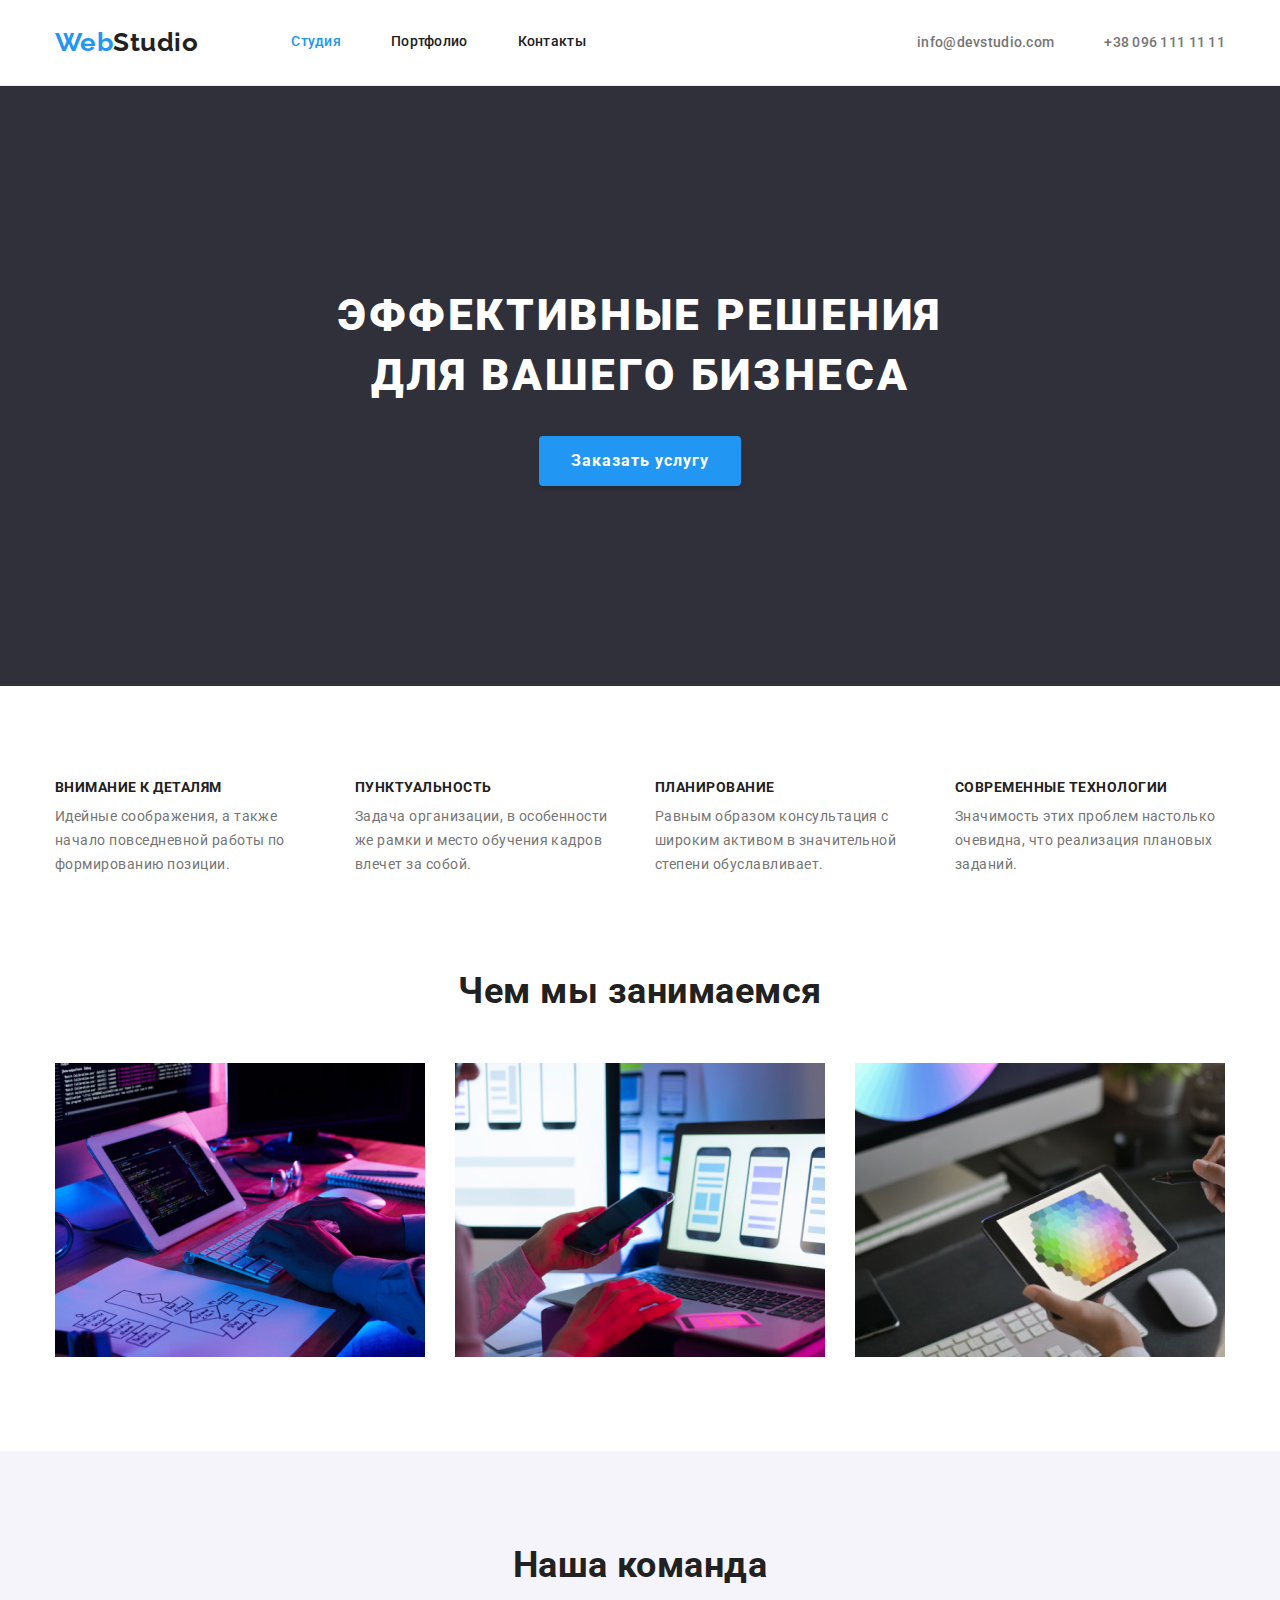
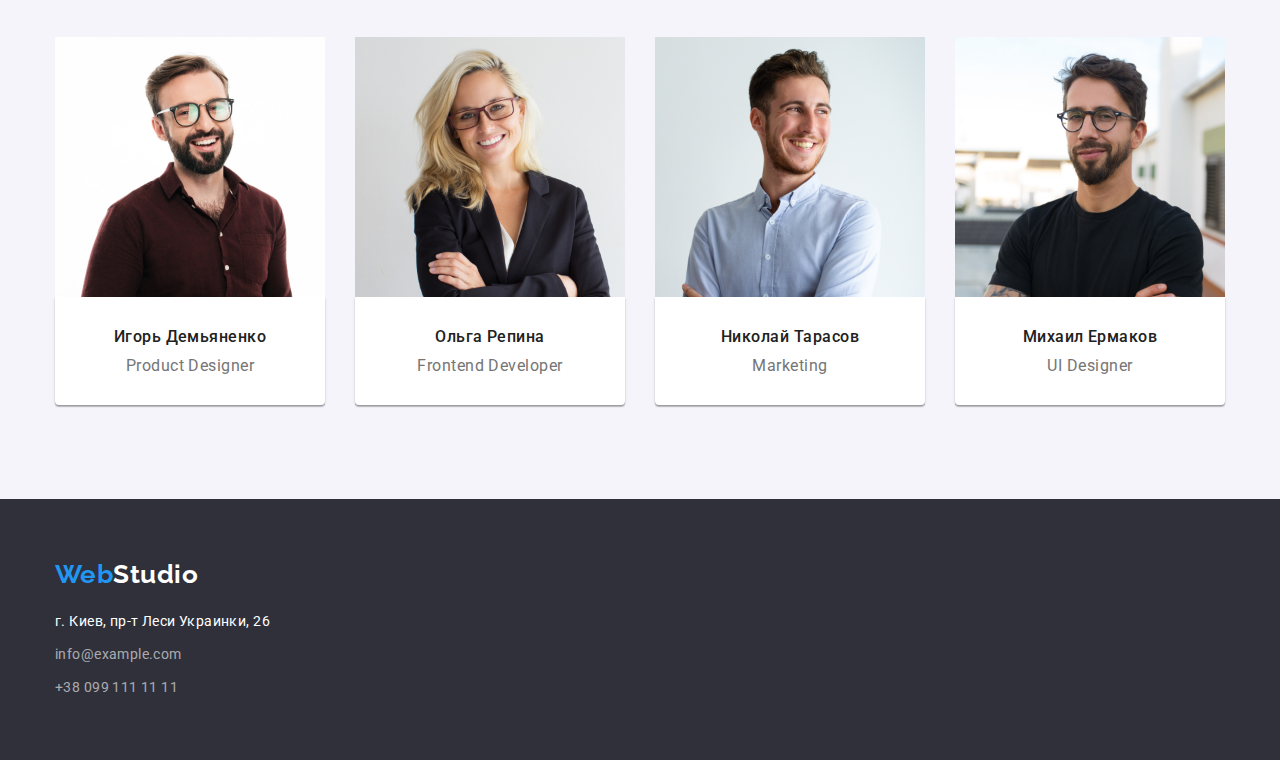
<file: index.html>
<!DOCTYPE html>
<html lang="ru">
<head>
  <meta charset="UTF-8" />
  <meta http-equiv="X-UA-Compatible" content="IE=edge" />
  <meta name="viewport" content="width=device-width, initial-scale=1.0" />
  <title>WebStudio</title>
  <link rel="preconnect" href="https://fonts.googleapis.com" />
  <link rel="preconnect" href="https://fonts.gstatic.com" crossorigin />
  <link href="https://fonts.googleapis.com/css2?family=Raleway:wght@700&family=Roboto:wght@400;500;700;900&display=swap"
    rel="stylesheet" />
  <link rel="stylesheet" href="https://cdnjs.cloudflare.com/ajax/libs/modern-normalize/1.1.0/modern-normalize.min.css" />
  <link rel="stylesheet" href="./css/styles.css" />
</head>
<body>
  <!-- Шапка сайта -->
  <header class="page-header">
    <div class="header-container container">
      <a href="/" class="logo">Web<span class="header-logo logo">Studio</span></a>

      <!-- Навигация сайта -->
      <nav>
        <ul class="site-nav list">
          <li class="site-nav-item">
            <a href="./index.html" class="site-nav-link current">Студия</a>
          </li>
          <li class="site-nav-item">
            <a href="./portfolio.html" class="site-nav-link">Портфолио</a>
          </li>
          <li class="site-nav-item">
            <a href="" class="site-nav-link">Контакты</a>
          </li>
        </ul>
      </nav>

      <ul class="contacts-nav list">
        <li class="contacts-nav-item">
          <a href="mailto:info@devstudio.com" class="contacts-nav-link">info@devstudio.com</a>
        </li>
        <li class="contacts-nav-item">
          <a href="tel:+380961111111" class="contacts-nav-link">+38 096 111 11 11</a>
        </li>
      </ul>
    </div>
  </header>
    
  <!-- Основная часть сайта -->
  <main>
    <!-- Герой -->
    <section class="hero">
      <div class="container">
        <h1 class="hero-title">Эффективные решения для вашего бизнеса</h1>
        <button type="button" class="hero-button button">Заказать услугу</button>
      </div>
    </section>

    <!-- Особенности -->
    <section class="section no-padding">
      <div class="container">
        <h2 class="features-title section-title visually-hidden">Особенности</h2>

        <div class="features-list-container">
          <ul class="features-list list">
            <li class="features-list-item">
              <h3 class="features-list-title">Внимание к деталям</h3>
              <p class="features-list-text">
                Идейные соображения, а также начало повседневной работы по формированию позиции.
              </p>
            </li>

            <li class="features-list-item">
              <h3 class="features-list-title">Пунктуальность</h3>
              <p class="features-list-text">
                Задача организации, в особенности же рамки и место обучения кадров влечет за собой.
              </p>
            </li>

            <li class="features-list-item">
              <h3 class="features-list-title">Планирование</h3>
              <p class="features-list-text">
                Равным образом консультация с широким активом в значительной степени обуславливает.
              </p>
            </li>

            <li class="features-list-item">
              <h3 class="features-list-title">Современные технологии</h3>
              <p class="features-list-text">
                Значимость этих проблем настолько очевидна, что реализация плановых заданий.
              </p>
            </li>
          </ul>
        </div>
      </div>
    </section>
            
    <!-- Чем мы занимаемся -->      
    <section class="skills section">
      <div class="container">
        <h2 class="skills-title section-title">Чем мы занимаемся</h2>

        <div class="skills-list-container">
          <ul class="skills-list list">
            <li class="skills-list-item">
              <img src="./images/work-1.jpg" 
                alt="Человек печатает на клавиатуре подключенной к планшету" 
                width="370"
                height="294" 
                class=skills-list-img />
            </li>

            <li class="skills-list-item">
              <img src="./images/work-2.jpg" 
                alt="Человек держит смартфон и работает за компьютером" 
                width="370"
                height="294"
                class=skills-list-img />
            </li>

            <li class="skills-list-item">
              <img src="./images/work-3.jpg" 
                alt="Человек работает с палитрой цветов на планшете" 
                width="370"
                height="294"
                class=skills-list-img />
            </li>
          </ul>
        </div>
      </div>
    </section>

    <!-- Наша команда -->
    <section class="team section">
      <div class="container">
        <h2 class="team-title section-title">Наша команда</h2>

        <div class="team-list-container">
          <ul class="team-list list">
            <li class="team-list-item">
              <img src="./images/man-1.jpg" 
                alt="Мужчина в очках и бордовой рубашке" 
                width="270"
                height="260" 
                class="team-list-img" />
              <div class="team-card-container">
                <h3 class="team-card-title">Игорь Демьяненко</h3>
                <p class="team-card-text" lang="en">Product Designer</p>
              </div>
            </li>

            <li class="team-list-item">
              <img src="./images/woman-2.jpg" 
                alt="Женщина в очках и пиджаке" 
                width="270"
                height="260"
                class="team-list-img" />
              <div class="team-card-container">
                <h3 class="team-card-title">Ольга Репина</h3>
                <p class="team-card-text" lang="en">Frontend Developer</p>
              </div>
            </li>

            <li class="team-list-item">
              <img src="./images/man-3.jpg" 
                alt="Мужчина в голубой рубашке" 
                width="270"
                height="260"
                class="team-list-img" />
              <div class="team-card-container">
                <h3 class="team-card-title">Николай Тарасов</h3>
                <p class="team-card-text" lang="en">Marketing</p>
              </div>
            </li>
            
            <li class="team-list-item">
              <img src="./images/man-4.jpg" 
                alt="Мужчина в очках и черной футболке" 
                width="270"
                height="260"
                class="team-list-img" />
              <div class="team-card-container">
                <h3 class="team-card-title">Михаил Ермаков</h3>
                <p class="team-card-text" lang="en">UI Designer</p>
              </div>
            </li>
          </ul>
        </div>
      </div>
    </section>
  </main>

  <!-- Подвал сайта-->
  <footer class="footer">
    <div class="container">
      <a href="/" class="logo">Web<span class="footer-logo logo">Studio</span></a>
      <address>

        <ul class="address-list list">
          <li class="address-list-item">
            <a href="https://goo.gl/maps/LnpC9YfZU35sji429" 
              target="_blank" 
              rel="noopener noreferrer nofollow"
              class="address-list-link map">г. Киев, пр-т Леси Украинки, 26
            </a>
          </li>
          <li class="address-list-item">
            <a href="mailto:info@example.com" class="address-list-link">info@example.com</a>
          </li>
          <li class="address-list-item">
            <a href="tel:+380991111111" class="address-list-link">+38 099 111 11 11</a>
          </li>
        </ul>
      </address>
    </div>
  </footer>
</body>
</html>
</file>
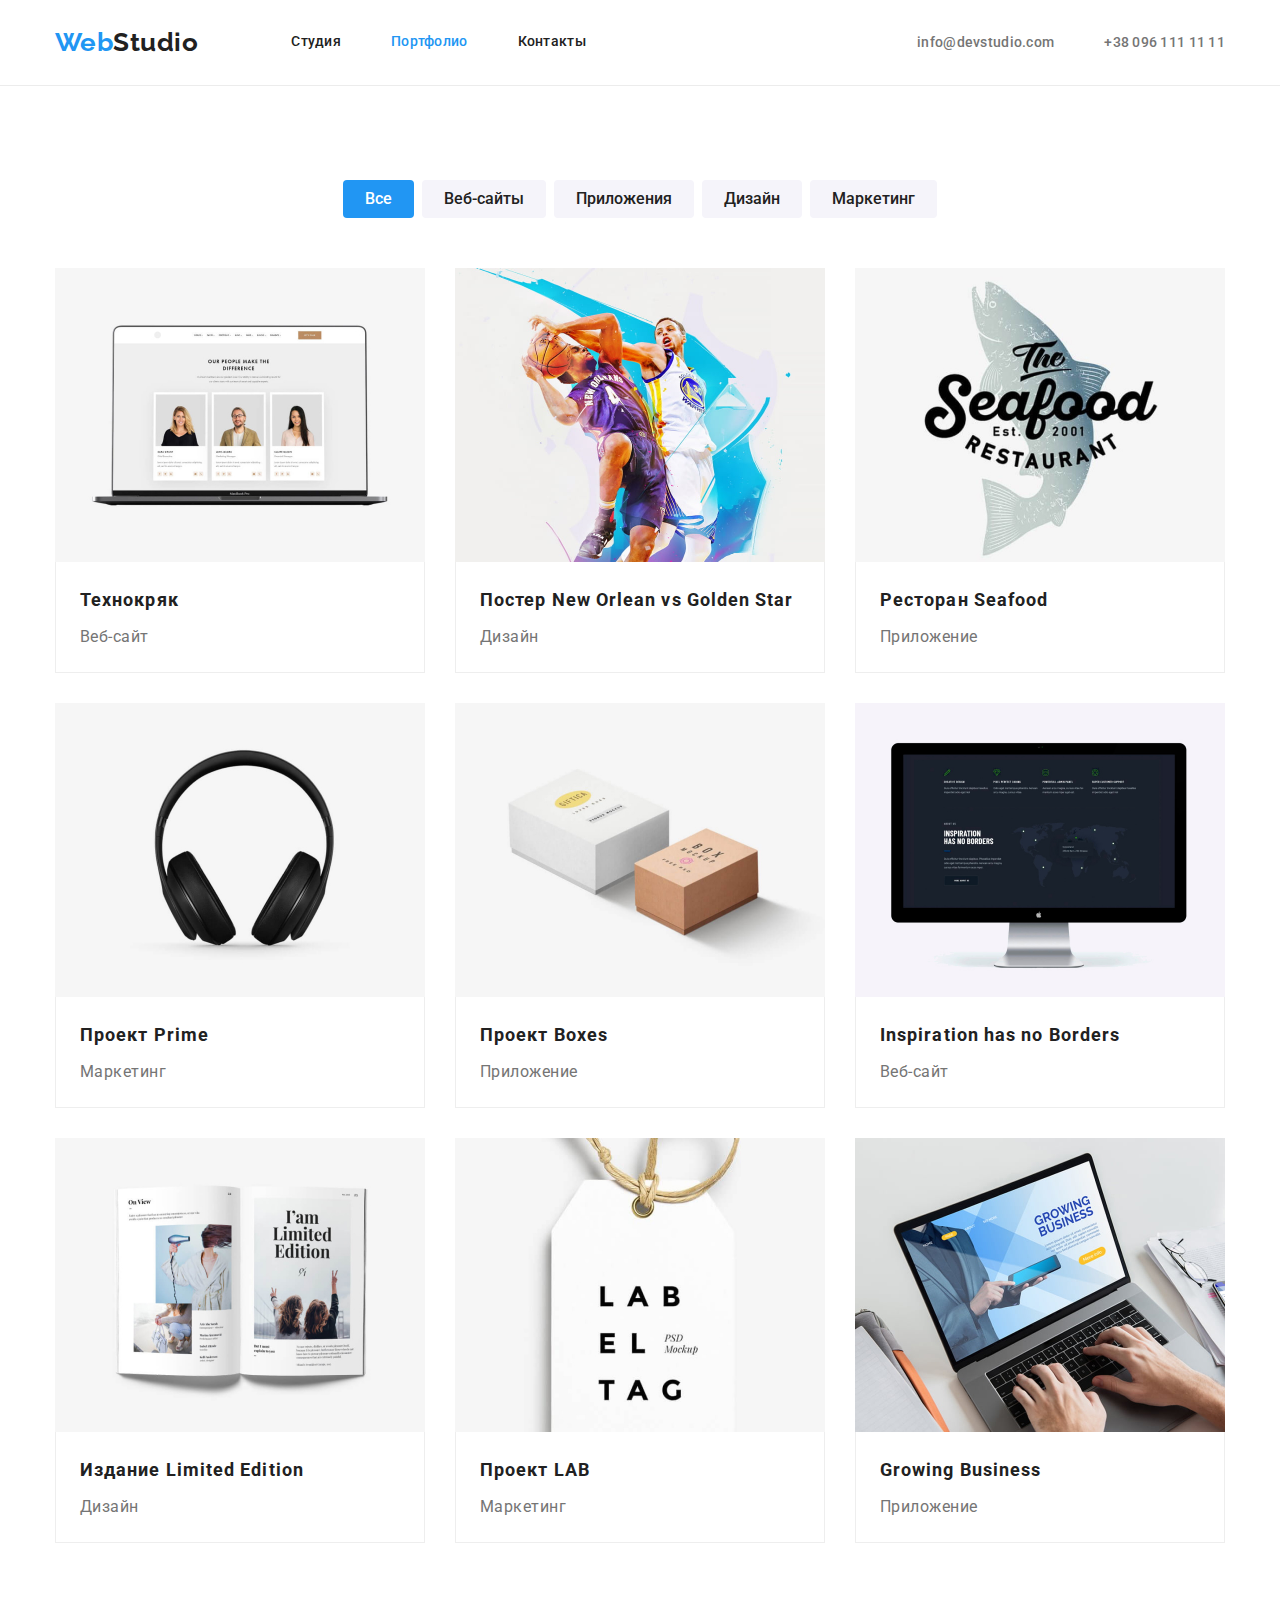
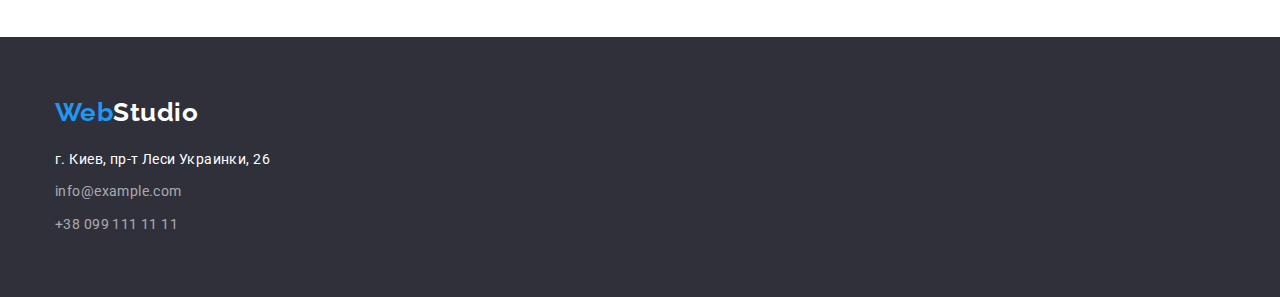
<file: portfolio.html>
<!DOCTYPE html>
<html lang="en">
<head>
  <meta charset="UTF-8" />
  <meta http-equiv="X-UA-Compatible" content="IE=edge" />
  <meta name="viewport" content="width=device-width, initial-scale=1.0" />
  <title>Portfolio</title>
  <link rel="preconnect" href="https://fonts.googleapis.com" />
  <link rel="preconnect" href="https://fonts.gstatic.com" crossorigin />
  <link href="https://fonts.googleapis.com/css2?family=Raleway:wght@700&family=Roboto:wght@400;500;700;900&display=swap"
    rel="stylesheet" />
  <link rel="stylesheet" href="https://cdnjs.cloudflare.com/ajax/libs/modern-normalize/1.1.0/modern-normalize.min.css" />
  <link rel="stylesheet" href="./css/styles.css" />
</head>
<body>
  <!-- Шапка сайта -->
  <header class="page-header">
    <div class="header-container container">
      <a href="/" class="logo">Web<span class="header-logo logo">Studio</span></a>
  
      <!-- Навигация сайта -->
      <nav>
        <ul class="site-nav list">
          <li class="site-nav-item">
            <a href="./index.html" class="site-nav-link">Студия</a>
          </li>
          <li class="site-nav-item">
            <a href="./portfolio.html" class="site-nav-link current">Портфолио</a>
          </li>
          <li class="site-nav-item">
            <a href="" class="site-nav-link">Контакты</a>
          </li>
        </ul>
      </nav>
  
      <ul class="contacts-nav list">
        <li class="contacts-nav-item">
          <a href="mailto:info@devstudio.com" class="contacts-nav-link">info@devstudio.com</a>
        </li>
        <li class="contacts-nav-item">
          <a href="tel:+380961111111" class="contacts-nav-link">+38 096 111 11 11</a>
        </li>
      </ul>
    </div>
  </header>
  
  <!-- Основная часть сайта -->
  <main>
    <!-- Примеры работ -->
    <section class="portfolio section">
      <div class="container">
        <h1 class="portfolio-title section-title visually-hidden">Примеры работ</h1>
        
        <div class="portfolio-filter-list-container">
          <ul class="portfolio-filter-list list">
            <li class="portfolio-filter-list-item"><button type="button" class="portfolio-filter-button button current-button">Все</button></li>
            <li class="portfolio-filter-list-item"><button type="button" class="portfolio-filter-button button">Веб-сайты</button></li>
            <li class="portfolio-filter-list-item"><button type="button" class="portfolio-filter-button button">Приложения</button></li>
            <li class="portfolio-filter-list-item"><button type="button" class="portfolio-filter-button button">Дизайн</button></li>
            <li class="portfolio-filter-list-item"><button type="button" class="portfolio-filter-button button">Маркетинг</button></li>
          </ul>
        </div>
        
        <div class="work-examples-list-container">
          <ul class="work-examples-list list">
            <li class="work-examples-list-item">
              <img src="./images/website-1.jpg" 
                alt="Ноутбук с открытым сайтом" 
                width="370" 
                height="294" 
                class="work-examples-list-img" />
              <div class="work-examples-card-container">
                <h2 class="work-examples-card-title">Технокряк</h2>
                <p class="work-examples-card-text">Веб-сайт</p>
              </div>
            </li>

            <li class="work-examples-list-item">
              <img src="./images/design-1.jpg" 
                alt="Баскетболисты" 
                width="370" 
                height="294"
                class="work-examples-list-img" />
              <div class="work-examples-card-container">
                <h2 class="work-examples-card-title">Постер <span lang="en">New Orlean vs Golden Star</span></h2>
                <p class="work-examples-card-text">Дизайн</p>
              </div>
            </li>

            <li class="work-examples-list-item">
              <img src="./images/application-1.jpg" 
                alt="Лого ресторана" 
                width="370" 
                height="294"
                class="work-examples-list-img" />
              <div class="work-examples-card-container">
                <h2 class="work-examples-card-title">Ресторан <span lang="en">Seafood</span></h2>
                <p class="work-examples-card-text">Приложение</p>
              </div>
            </li>

            <li class="work-examples-list-item">
              <img src="./images/marketing-1.jpg" 
                alt="Наушники"
                width="370"
                height="294"
                class="work-examples-list-img" />
              <div class="work-examples-card-container">
                <h2 class="work-examples-card-title">Проект <span lang="en">Prime</span></h2>
                <p class="work-examples-card-text">Маркетинг</p>
              </div>
            </li>

            <li class="work-examples-list-item">
              <img src="./images/application-2.jpg"   
                alt="Две коробки" 
                width="370" 
                height="294"
                class="work-examples-list-img" />
              <div class="work-examples-card-container">
                <h2 class="work-examples-card-title">Проект <span lang="en">Boxes</span></h2>
                <p class="work-examples-card-text">Приложение</p>
              </div>
            </li>

            <li class="work-examples-list-item">
              <img src="./images/website-2.jpg" 
                alt="Монитор"
                width="370" 
                height="294"
                class="work-examples-list-img" />
              <div class="work-examples-card-container">
                <h2 class="work-examples-card-title" lang="en">Inspiration has no Borders</h2>
                <p class="work-examples-card-text">Веб-сайт</p>
              </div>
            </li>

            <li class="work-examples-list-item">
              <img src="./images/design-2.jpg" 
                alt="Открытая книга"
                width="370" 
                height="294"
                class="work-examples-list-img" />
              <div class="work-examples-card-container">
                <h2 class="work-examples-card-title">Издание <span lang="en">Limited Edition</span></h2>
                <p class="work-examples-card-text">Дизайн</p>
              </div>
            </li>

            <li class="work-examples-list-item">
              <img src="./images/marketing-2.jpg" 
                alt="Картонный ярлык"
                width="370" 
                height="294"
                class="work-examples-list-img" />
              <div class="work-examples-card-container">
                <h2 class="work-examples-card-title">Проект <span lang="en">LAB</span></h2>
                <p class="work-examples-card-text">Маркетинг</p>
              </div>
            </li>

            <li class="work-examples-list-item">
              <img src="./images/application-3.jpg" 
                alt="Человек работает за ноутбуком"
                width="370" 
                height="294"
                class="work-examples-list-img" />
              <div class="work-examples-card-container">
                <h2 class="work-examples-card-title" lang="en">Growing Business</h2>
                <p class="work-examples-card-text">Приложение</p>
              </div>
            </li>
          </ul>
        </div>
      </div>
    </section>
  </main>

  <!-- Подвал сайта-->
  <footer class="footer">
    <div class="container">
      <a href="/" class="logo">Web<span class="footer-logo logo">Studio</span></a>

      <address>
        <ul class="address-list list">
          <li class="address-list-item">
            <a href="https://goo.gl/maps/LnpC9YfZU35sji429" 
              target="_blank"
              rel="noopener noreferrer nofollow"
              class="address-list-link map">г. Киев, пр-т Леси Украинки, 26
            </a>
          </li>
          <li class="address-list-item">
            <a href="mailto:info@example.com" class="address-list-link">info@example.com</a>
          </li>
          <li class="address-list-item">
            <a href="tel:+380991111111" class="address-list-link">+38 099 111 11 11</a>
          </li>
        </ul>
      </address>
    </div>
  </footer>
</body>
</html>
</file>
<file: css/styles.css>
:root {
  --primary-text-color: #757575;
  --secondary-text-color: #ffffff;
  --title-text-color: #212121;
  --accent-color: #2196f3;
  --primary-bg-color: #ffffff;
  --secondary-bg-color: #f5f4fa;
  --footer-bg-color: #2f303a;
  --hero-button-hover: #188ce8;
  --card-set-gap: 30px;
}

p,
h1,
h2,
h3,
h4,
h5,
h6 {
  padding-top: 0;
  padding-bottom: 0;
  margin-top: 0;
  margin-bottom: 0;
}

img {
  display: block;
  min-width: 100%;
}

body {
  background-color: var(--primary-bg-color);
  color: var(--primary-text-color);
  font-family: Roboto, sans-serif;
  letter-spacing: 0.03em;
}

.list {
  list-style: none;
  padding: 0;
  margin: 0;
}

.container {
  width: 1200px;
  padding-left: 15px;
  padding-right: 15px;
  margin-left: auto;
  margin-right: auto;
  /* outline: 2px solid salmon; */
}

.header-container {
  display: flex;
  align-items: center;
}

.page-header {
  padding-top: 24px;
  padding-bottom: 25px;
  border-bottom: 1px solid #ececec;
}

.logo {
  font-family: Raleway, sans-serif;
  font-weight: 700;
  font-size: 26px;
  line-height: 1.19;
  text-decoration: none;
  color: var(--accent-color);
}

.header-logo {
  margin-right: 93px;

  color: var(--title-text-color);
}

.visually-hidden {
  position: absolute;
  clip: rect(0 0 0 0);
  width: 1px;
  height: 1px;
  margin: -1px;
}

/* -------------------------------- Site nav -------------------------------- */

.site-nav {
  display: flex;
}

.site-nav-item:not(:last-child) {
  margin-right: 50px;
}

.site-nav-link {
  display: block;
  padding-top: 10px;
  padding-bottom: 10px;

  color: var(--title-text-color);
  font-weight: 500;
  font-size: 14px;
  line-height: 1.14;
  letter-spacing: 0.02em;
  text-decoration: none;
}

.site-nav-link:hover,
.site-nav-link:focus {
  color: var(--accent-color);
}

.site-nav-link.current {
  color: var(--accent-color);
}

/* -------------------------------- Contacts nav -------------------------------- */

.contacts-nav {
  display: flex;
  margin-left: auto;
}

.contacts-nav-item:not(:last-child) {
  margin-right: 50px;
}

.contacts-nav-link {
  padding-top: 32px;
  padding-bottom: 32px;

  color: var(--primary-text-color);
  font-weight: 500;
  font-size: 14px;
  line-height: 1.14;
  letter-spacing: 0.02em;
  text-decoration: none;
}

.contacts-nav-link:hover,
.contacts-nav-link:focus {
  color: var(--accent-color);
}

/* -------------------------------- Hero -------------------------------- */

.hero {
  padding-top: 200px;
  padding-bottom: 200px;

  background-color: var(--footer-bg-color);
  text-align: center;
}

.hero-title {
  width: 696px;
  margin: 0 auto;
  margin-bottom: 30px;

  color: var(--secondary-text-color);
  font-weight: 900;
  font-size: 44px;
  line-height: 1.36;
  letter-spacing: 0.06em;
  text-transform: uppercase;
}

/* -------------------------------- Section -------------------------------- */

.section {
  padding-top: 94px;
  padding-bottom: 94px;
}

.section.no-padding {
  padding-top: 94px;
  padding-bottom: 0;
}

.section-title {
  margin-bottom: 0;

  color: var(--title-text-color);
  font-weight: 700;
  font-size: 36px;
  line-height: 1.16;
  text-align: center;
}

/* -------------------------------- Features -------------------------------- */

.features-list {
  display: flex;
  flex-wrap: wrap;
  justify-content: center;
  margin-left: calc(-1 * var(--card-set-gap));
}

.features-list-item {
  flex-basis: calc(100% / 4 - var(--card-set-gap));
  margin-left: var(--card-set-gap);
}

.features-list-title {
  margin-bottom: 10px;

  color: var(--title-text-color);
  font-weight: 700;
  font-size: 14px;
  line-height: 1.14;
  text-transform: uppercase;
}

.features-list-text {
  font-weight: 400;
  font-size: 14px;
  line-height: 1.71;
}

/* -------------------------------- Skills -------------------------------- */

.skills-list {
  display: flex;
  flex-wrap: wrap;
  justify-content: center;
  margin-left: calc(-1 * var(--card-set-gap));
}

.skills-list-item {
  flex-basis: calc(100% / 3 - var(--card-set-gap));
  margin-left: var(--card-set-gap);
}

.skills-title {
  margin-bottom: 50px;
}

/* -------------------------------- Team -------------------------------- */

.team {
  background-color: var(--secondary-bg-color);
}

.team-title {
  margin-bottom: 50px;
}

.team-list {
  display: flex;
  flex-wrap: wrap;
  justify-content: center;
  margin-left: calc(-1 * var(--card-set-gap));
}

.team-list-item {
  flex-basis: calc(100% / 4 - var(--card-set-gap));
  margin-left: var(--card-set-gap);
}

.team-card-container {
  padding-top: 30px;
  padding-bottom: 30px;
  border-radius: 0px 0px 4px 4px;

  background-color: var(--primary-bg-color);
  box-shadow: 0px 1px 3px rgba(0, 0, 0, 0.12), 0px 1px 1px rgba(0, 0, 0, 0.14),
    0px 2px 1px rgba(0, 0, 0, 0.2);
  text-align: center;
}

.team-card-title {
  margin-bottom: 10px;

  color: var(--title-text-color);
  font-weight: 500;
  font-size: 16px;
  line-height: 1.19;
}

.team-card-text {
  font-weight: 400;
  font-size: 16px;
  line-height: 1.19;
}

/* -------------------------------- Footer -------------------------------- */

.footer {
  padding-top: 60px;
  padding-bottom: 60px;

  background-color: var(--footer-bg-color);
}

.footer-logo {
  display: inline-block;
  margin-bottom: 20px;

  color: var(--secondary-text-color);
}

.address-list-item:not(:last-child) {
  display: block;
  margin-bottom: 9px;
}

.address-list-link {
  color: rgba(255, 255, 255, 0.6);
  font-family: Roboto;
  font-style: normal;
  font-size: 14px;
  line-height: 1.71;
  letter-spacing: 0.03em;
  text-decoration: none;
}

.address-list-link.map {
  color: var(--secondary-text-color);
}

.address-list-link:hover,
.address-list-link:focus {
  color: var(--accent-color);
}

/* -------------------------------- Buttons -------------------------------- */

.button {
  display: inline-block;
  border: none;
  border-radius: 4px;

  color: var(--title-text-color);
  background-color: var(--secondary-bg-color);
  font-family: inherit;
  align-items: center;
  text-align: center;

  cursor: pointer;
}

.hero-button {
  min-width: 200px;
  padding: 10px 32px;

  color: var(--secondary-text-color);
  background-color: var(--accent-color);
  font-weight: 700;
  font-size: 16px;
  line-height: 1.87;
  letter-spacing: 0.06em;
  box-shadow: 0px 4px 4px rgba(0, 0, 0, 0.15);
}

.hero-button:hover {
  background-color: var(--hero-button-hover);
}

.portfolio-filter-button {
  padding: 6px 22px;

  font-weight: 500;
  font-size: 16px;
  line-height: 1.62;
}

.current-button {
  background-color: var(--accent-color);
  color: var(--secondary-text-color);
}

/* -------------------------------- Portfolio -------------------------------- */

.portfolio-filter-list {
  display: flex;
  flex-wrap: wrap;
  justify-content: center;
  margin-bottom: 50px;
}

.portfolio-filter-list-item + .portfolio-filter-list-item {
  margin-left: 8px;
}

.portfolio-filter-button:hover,
.portfolio-filter-button:focus {
  color: var(--secondary-text-color);
  background-color: var(--accent-color);
  box-shadow: 0px 3px 1px rgba(0, 0, 0, 0.1), 0px 1px 2px rgba(0, 0, 0, 0.08),
    0px 2px 2px rgba(0, 0, 0, 0.12);
}

.work-examples-list {
  display: flex;
  flex-wrap: wrap;
  margin-top: calc(-1 * var(--card-set-gap));
  margin-left: calc(-1 * var(--card-set-gap));
}

.work-examples-list-item {
  flex-basis: calc(100% / 9 - var(--card-set-gap));
  margin-top: var(--card-set-gap);
  margin-left: var(--card-set-gap);
}

.work-examples-card-container {
  padding: 20px 24px;
  border: 1px solid #eeeeee;
  border-top: transparent;
  box-sizing: border-box;
}

.work-examples-card-title {
  margin-bottom: 4px;

  color: var(--title-text-color);
  font-weight: 700;
  font-size: 18px;
  line-height: 2;
  letter-spacing: 0.06em;
}

.work-examples-card-text {
  font-weight: 400;
  font-size: 16px;
  line-height: 1.87;
}
</file>
